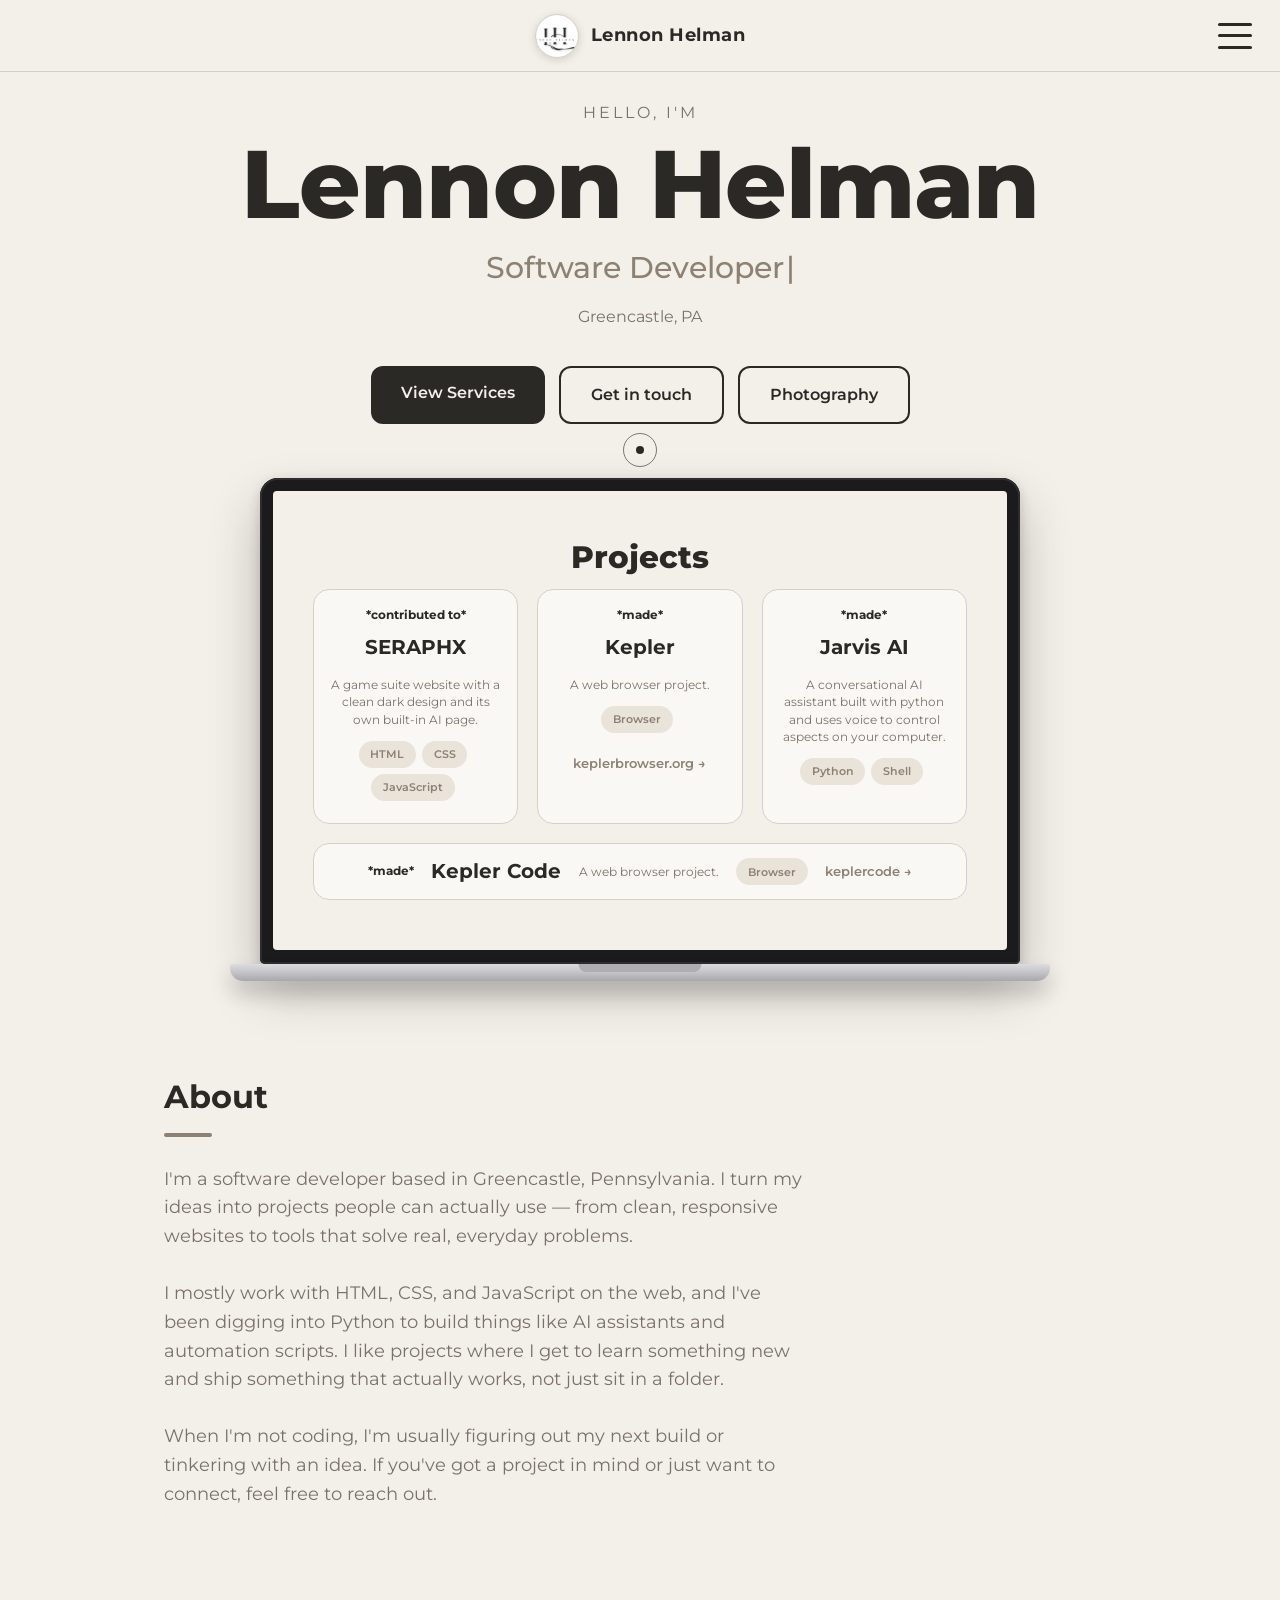
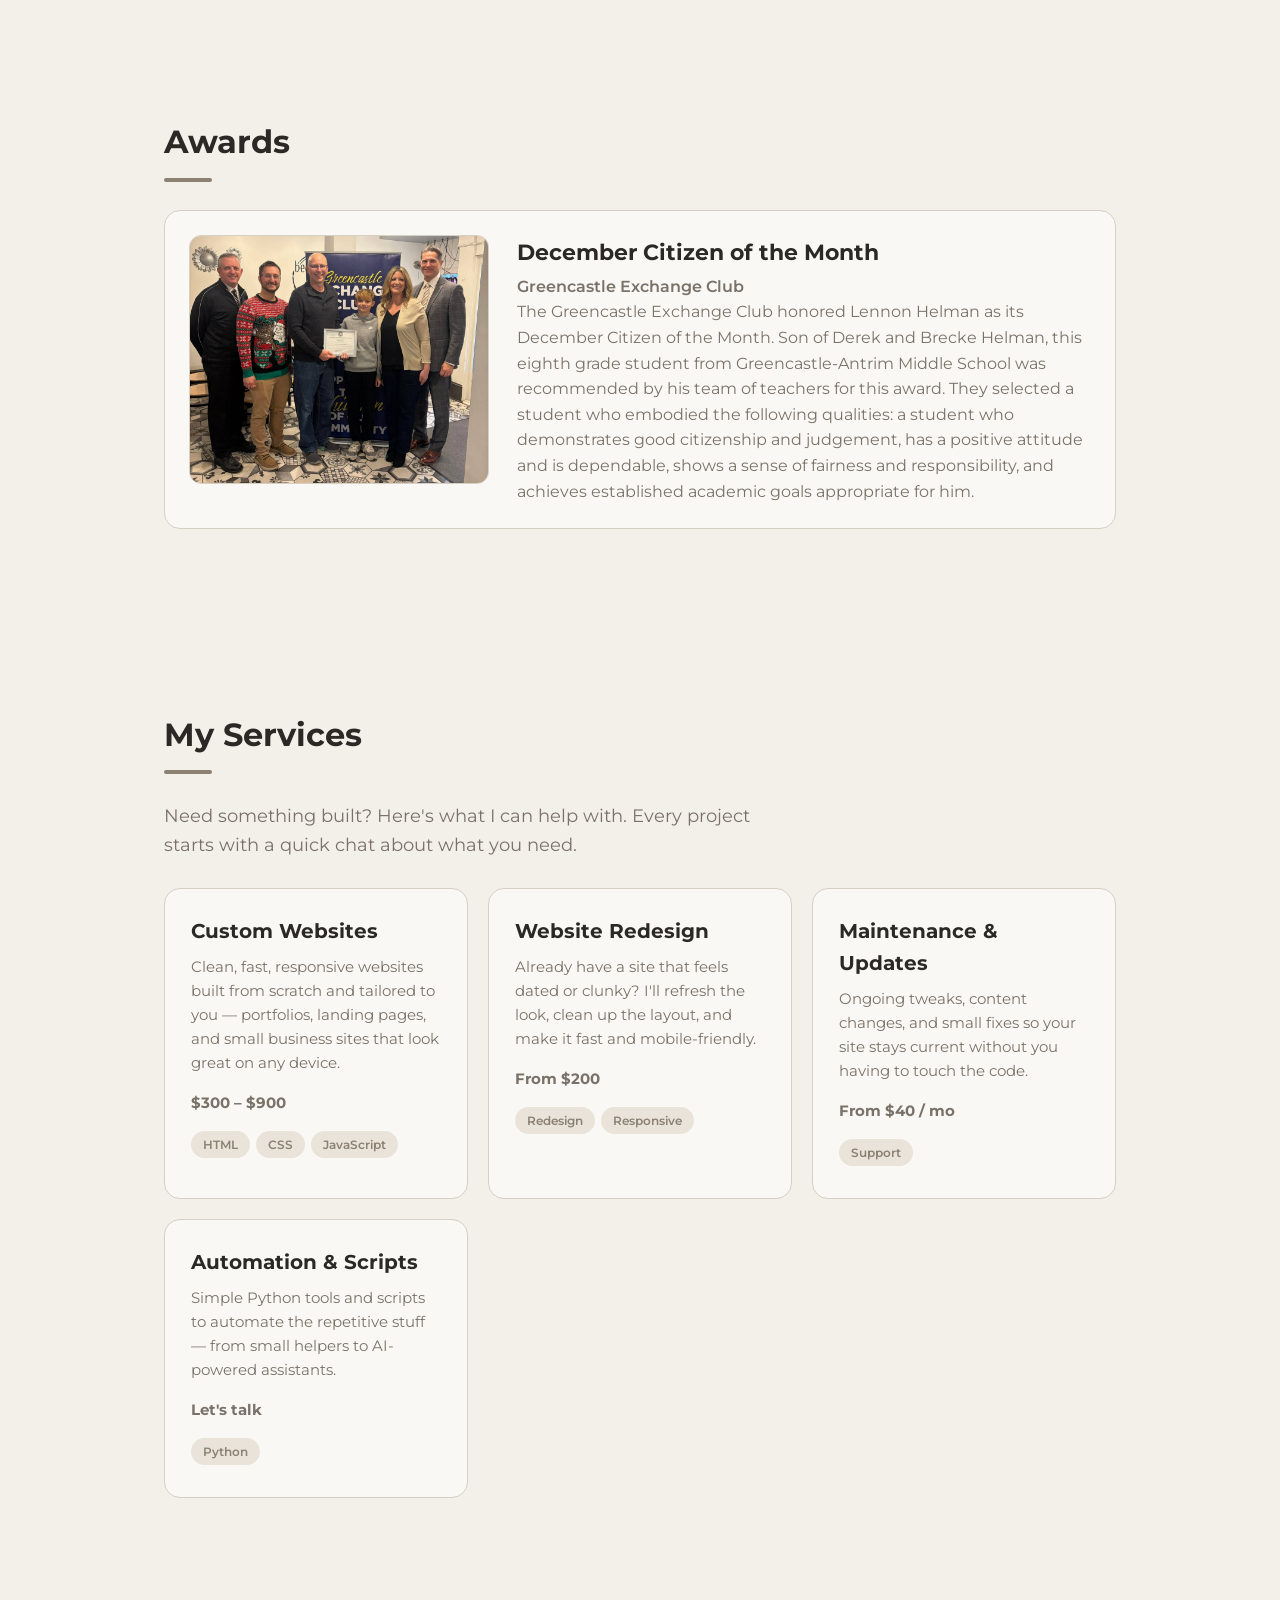
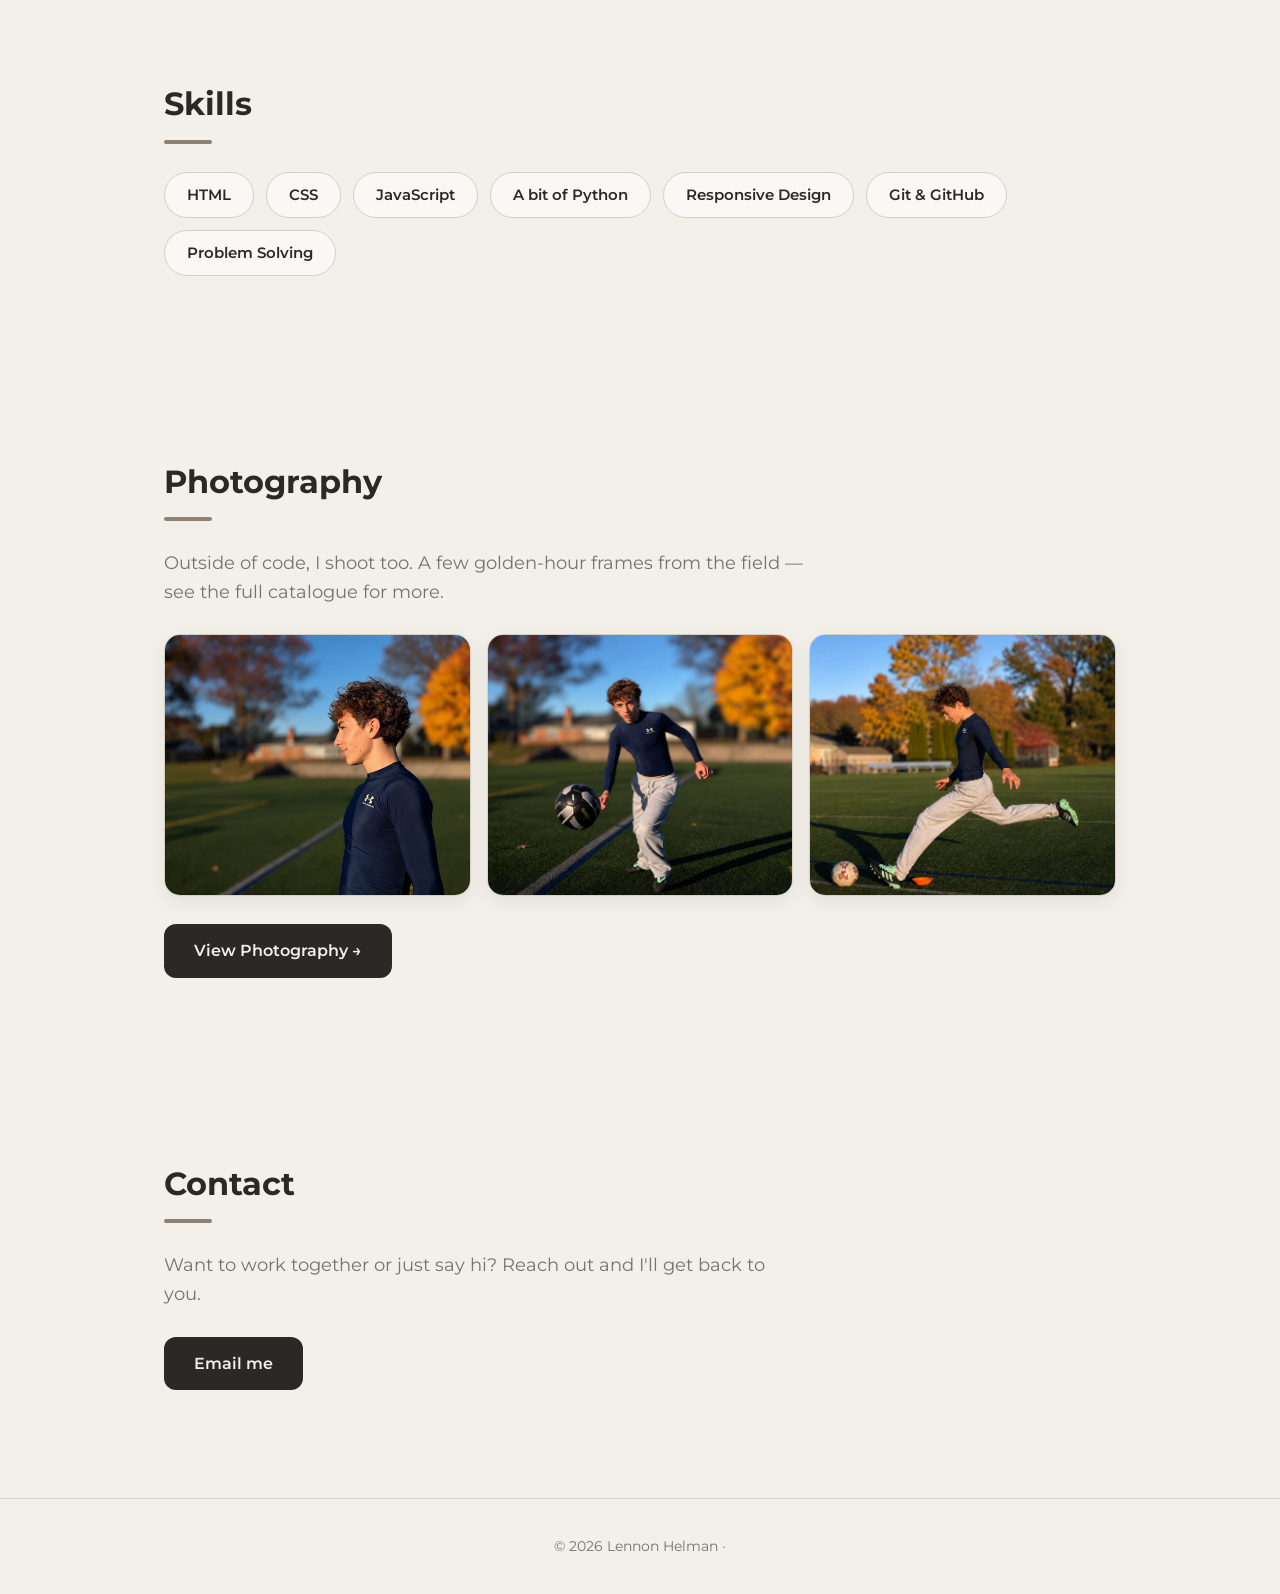
<file: index.html>
<!DOCTYPE html>
<html lang="en">
<head>
    <meta charset="UTF-8">
    <meta name="viewport" content="width=device-width, initial-scale=1.0">
    <title>Lennon Helman | Software Developer</title>
    <link rel="stylesheet" href="style.css?v=9">
</head>
<body>

    <nav>
        <a class="brand" href="#home">
            <img src="images/lh-logo.png" alt="LH logo">
            <span>Lennon Helman</span>
        </a>

        <button class="menu-btn" aria-label="Menu">
            <span></span>
            <span></span>
            <span></span>
        </button>
    </nav>

    <div class="menu">
        <a href="#home" data-link>Home</a>
        <a href="#about" data-link>About</a>
        <a href="#awards" data-link>Awards</a>
        <a href="#services" data-link>Services</a>
        <a href="#skills" data-link>Skills</a>
        <a href="#photography" data-link>Photography</a>
        <a href="#contact" data-link>Contact</a>
    </div>

    <header id="home" class="hero">
        <p class="eyebrow">Hello, I'm</p>
        <h1>Lennon Helman</h1>
        <h2><span id="typed">Software Developer</span><span class="cursor">|</span></h2>
        <p class="location">Greencastle, PA</p>
        <div class="hero-buttons">
            <a class="btn solid" href="#services">View Services</a>
            <a class="btn outline" href="#contact">Get in touch</a>
            <a class="btn outline" href="photography.html">Photography</a>
        </div>

        <div class="laptop-wrap">
            <div class="laptop">
                <div class="laptop-screen">
                    <div class="laptop-display">
                        <div class="screen-content">
                            <h3 class="screen-title">Projects</h3>
                            <div class="cards">
                                <div class="card">
                                    <h6>*contributed to*</h6>
                                    <h4>SERAPHX</h4>
                                    <p>A game suite website with a clean dark design and its own built-in AI page.</p>
                                    <span class="tag">HTML</span><span class="tag">CSS</span><span class="tag">JavaScript</span>
                                </div>
                                <div class="card">
                                    <h6>*made*</h6>
                                    <h4>Kepler</h4>
                                    <p>A web browser project.</p>
                                    <span class="tag">Browser</span>
                                    <a class="card-link" href="https://keplerbrowser.org/" target="_blank" rel="noopener">keplerbrowser.org &rarr;</a>
                                </div>
                                <div class="card">
                                    <h6>*made*</h6>
                                    <h4>Jarvis AI</h4>
                                    <p>A conversational AI assistant built with python and uses voice to control aspects on your computer.</p>
                                    <span class="tag">Python</span><span class="tag">Shell</span>
                                </div>
                                <div class="card">
                                    <h6>*made*</h6>
                                    <h4>Kepler Code</h4>
                                    <p>A web browser project.</p>
                                    <span class="tag">Browser</span>
                                    <a class="card-link" href="https://lenodrips-create.github.io/Kepler-code/" target="_blank" rel="noopener">keplercode &rarr;</a>
                                </div>
                            </div>
                        </div>
                    </div>
                </div>
                <div class="laptop-base"></div>
            </div>
        </div>
    </header>

    <section id="about" class="reveal">
        <h3 class="section-title">About</h3>
        <p class="about-text">
            I'm a software developer based in Greencastle, Pennsylvania. I turn my
            ideas into projects people can actually use &mdash; from clean,
            responsive websites to tools that solve real, everyday problems.
        </p>
        <p class="about-text">
            I mostly work with HTML, CSS, and JavaScript on the web, and I've been
            digging into Python to build things like AI assistants and automation
            scripts. I like projects where I get to learn something new and ship
            something that actually works, not just sit in a folder.
        </p>
        <p class="about-text">
            When I'm not coding, I'm usually figuring out my next build or tinkering
            with an idea. If you've got a project in mind or just want to connect,
            feel free to reach out.
        </p>
    </section>

    <section id="awards" class="reveal">
        <h3 class="section-title">Awards</h3>
        <div class="award">
            <img class="award-photo" src="images/award-citizen-of-the-month.jpg" alt="Lennon Helman receiving the Greencastle Exchange Club December Citizen of the Month award">
            <div class="award-body">
                <h4>December Citizen of the Month</h4>
                <p class="award-org">Greencastle Exchange Club</p>
                <p>
                    The Greencastle Exchange Club honored Lennon Helman as its December
                    Citizen of the Month. Son of Derek and Brecke Helman, this eighth grade
                    student from Greencastle-Antrim Middle School was recommended by his team
                    of teachers for this award. They selected a student who embodied the
                    following qualities: a student who demonstrates good citizenship and
                    judgement, has a positive attitude and is dependable, shows a sense of
                    fairness and responsibility, and achieves established academic goals
                    appropriate for him.
                </p>
            </div>
        </div>
    </section>

    <section id="services" class="reveal">
        <h3 class="section-title">My Services</h3>
        <p class="about-text">Need something built? Here's what I can help with. Every project starts with a quick chat about what you need.</p>
        <div class="cards">
            <div class="card">
                <h4>Custom Websites</h4>
                <p>Clean, fast, responsive websites built from scratch and tailored to you &mdash; portfolios, landing pages, and small business sites that look great on any device.</p>
                <p class="price">$300 &ndash; $900</p>
                <span class="tag">HTML</span><span class="tag">CSS</span><span class="tag">JavaScript</span>
            </div>
            <div class="card">
                <h4>Website Redesign</h4>
                <p>Already have a site that feels dated or clunky? I'll refresh the look, clean up the layout, and make it fast and mobile-friendly.</p>
                <p class="price">From $200</p>
                <span class="tag">Redesign</span><span class="tag">Responsive</span>
            </div>
            <div class="card">
                <h4>Maintenance &amp; Updates</h4>
                <p>Ongoing tweaks, content changes, and small fixes so your site stays current without you having to touch the code.</p>
                <p class="price">From $40 / mo</p>
                <span class="tag">Support</span>
            </div>
            <div class="card">
                <h4>Automation &amp; Scripts</h4>
                <p>Simple Python tools and scripts to automate the repetitive stuff &mdash; from small helpers to AI-powered assistants.</p>
                <p class="price">Let's talk</p>
                <span class="tag">Python</span>
            </div>
        </div>
    </section>

    <section id="skills" class="reveal">
        <h3 class="section-title">Skills</h3>
        <div class="skills">
            <span>HTML</span>
            <span>CSS</span>
            <span>JavaScript</span>
            <span>A bit of Python</span>
            <span>Responsive Design</span>
            <span>Git &amp; GitHub</span>
            <span>Problem Solving</span>
        </div>
    </section>

    <section id="photography" class="reveal">
        <h3 class="section-title">Photography</h3>
        <p class="about-text">Outside of code, I shoot too. A few golden-hour frames from the field &mdash; see the full catalogue for more.</p>
        <div class="photo-preview">
            <a href="photography.html"><img src="images/photography/1.webp" alt="Golden-hour profile on the field" loading="lazy"></a>
            <a href="photography.html"><img src="images/photography/2.webp" alt="Controlling the ball at sunset" loading="lazy"></a>
            <a href="photography.html"><img src="images/photography/3.webp" alt="Mid-stride before the strike" loading="lazy"></a>
        </div>
        <a class="btn solid" href="photography.html">View Photography &rarr;</a>
    </section>

    <section id="contact" class="reveal">
        <h3 class="section-title">Contact</h3>
        <p class="about-text">Want to work together or just say hi? Reach out and I'll get back to you.</p>
        <a class="btn solid" href="mailto:lenodrips@gmail.com">Email me</a>
        <p class="contact-email"><a href="mailto:lenodrips@gmail.com"></a></p>
    </section>

    <footer>
        <p>&copy; <span id="year">2026</span> Lennon Helman &middot; </p>
    </footer>

    <button class="to-top" aria-label="Back to top">&#8593;</button>

    <script src="script.js?v=7"></script>
    <script src="cursor.js?v=7"></script>
</body>
</html>
</file>
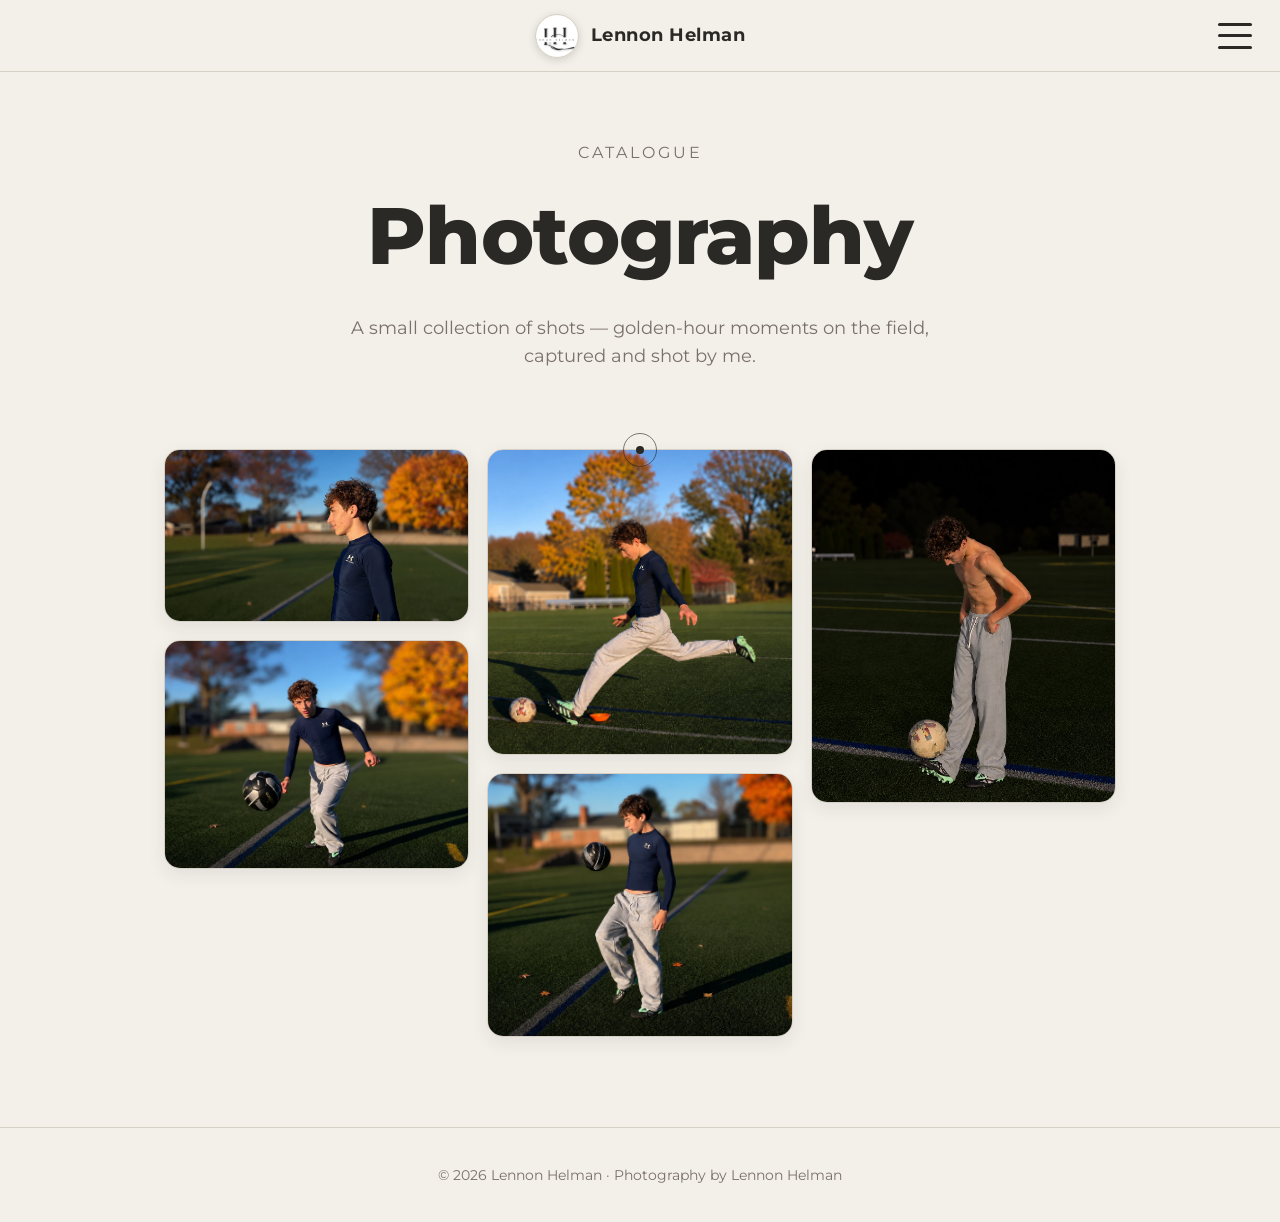
<file: photography.html>
<!DOCTYPE html>
<html lang="en">
<head>
    <meta charset="UTF-8">
    <meta name="viewport" content="width=device-width, initial-scale=1.0">
    <title>Photography | Lennon Helman</title>
    <link rel="stylesheet" href="style.css?v=7">
</head>
<body>

    <nav>
        <a class="brand" href="index.html#home">
            <img src="images/lh-logo.png" alt="LH logo">
            <span>Lennon Helman</span>
        </a>

        <button class="menu-btn" aria-label="Menu">
            <span></span>
            <span></span>
            <span></span>
        </button>
    </nav>

    <div class="menu">
        <a href="index.html#home">Home</a>
        <a href="index.html#about">About</a>
        <a href="index.html#services">Services</a>
        <a href="index.html#skills">Skills</a>
        <a href="photography.html" class="active">Photography</a>
        <a href="index.html#contact">Contact</a>
    </div>

    <header class="gallery-hero">
        <p class="eyebrow">Catalogue</p>
        <h1>Photography</h1>
        <p class="about-text" style="text-align:center;margin-left:auto;margin-right:auto;">
            A small collection of shots &mdash; golden-hour moments on the field,
            captured and shot by me.
        </p>
    </header>

    <section class="gallery-section">
        <div class="gallery">
            <figure class="shot"><img src="images/photography/1.webp" alt="Golden-hour profile on the field" loading="lazy"></figure>
            <figure class="shot"><img src="images/photography/2.webp" alt="Controlling the ball at sunset" loading="lazy"></figure>
            <figure class="shot"><img src="images/photography/3.webp" alt="Mid-stride before the strike" loading="lazy"></figure>
            <figure class="shot"><img src="images/photography/4.webp" alt="Juggling the ball on the turf" loading="lazy"></figure>
            <figure class="shot"><img src="images/photography/5.webp" alt="Dramatic low light with the ball underfoot" loading="lazy"></figure>
        </div>
    </section>

    <footer>
        <p>&copy; <span id="year">2026</span> Lennon Helman &middot; Photography by Lennon Helman</p>
    </footer>

    <button class="to-top" aria-label="Back to top">&#8593;</button>

    <script src="gallery.js?v=7"></script>
    <script src="cursor.js?v=7"></script>
</body>
</html>
</file>
<file: style.css>
@import url('https://fonts.googleapis.com/css2?family=Montserrat:wght@400;500;600;700;800&display=swap');

:root {
    --bg: #f3efe9;
    --surface: #e9e3da;
    --card: #faf8f4;
    --text: #2b2926;
    --muted: #7a7269;
    --accent: #8c8173;
    --line: #d6cfc4;
}

* {
    box-sizing: border-box;
}

/* ---------- CUSTOM CURSOR ---------- */
.cursor-dot,
.cursor-ring {
    position: fixed;
    top: 0;
    left: 0;
    border-radius: 50%;
    pointer-events: none;
    z-index: 9999;
    margin-left: calc(-1 * var(--s, 0px));
    margin-top: calc(-1 * var(--s, 0px));
    transition: opacity 0.2s ease;
}

.cursor-dot {
    width: 8px;
    height: 8px;
    margin-left: -4px;
    margin-top: -4px;
    background: var(--text);
}

.cursor-ring {
    width: 34px;
    height: 34px;
    margin-left: -17px;
    margin-top: -17px;
    border: 1.5px solid rgba(43, 41, 38, 0.6);
    transition: width 0.2s ease, height 0.2s ease, margin 0.2s ease, border-color 0.2s ease, opacity 0.2s ease;
}

.cursor-ring--hover {
    width: 54px;
    height: 54px;
    margin-left: -27px;
    margin-top: -27px;
    border-color: rgba(43, 41, 38, 0.9);
    background: rgba(43, 41, 38, 0.06);
}

/* hide the native cursor only when the custom one is active */
.custom-cursor,
.custom-cursor a,
.custom-cursor button,
.custom-cursor .menu-btn,
.custom-cursor .card,
.custom-cursor input,
.custom-cursor textarea {
    cursor: none;
}

html {
    scroll-behavior: smooth;
}

body {
    margin: 0;
    background: var(--bg);
    color: var(--text);
    font-family: 'Montserrat', sans-serif;
    line-height: 1.6;
}

/* ---------- NAV ---------- */
nav {
    position: fixed;
    top: 0;
    left: 0;
    width: 100%;
    height: 72px;
    padding: 0 28px;
    display: flex;
    align-items: center;
    justify-content: center;
    background: rgba(243, 239, 233, 0.8);
    backdrop-filter: blur(12px);
    border-bottom: 1px solid var(--line);
    z-index: 10;
}

.brand {
    display: flex;
    align-items: center;
    gap: 12px;
    color: var(--text);
    text-decoration: none;
    font-weight: 700;
    font-size: 18px;
    letter-spacing: 0.5px;
}

.brand img {
    width: 44px;
    height: 44px;
    border-radius: 50%;
    border: 1px solid var(--line);
    box-shadow: 0 2px 8px rgba(0, 0, 0, 0.15);
}

/* ---------- 3 BAR MENU ---------- */
.menu-btn {
    position: absolute;
    right: 28px;
    width: 34px;
    height: 26px;
    background: none;
    border: none;
    padding: 0;
    cursor: pointer;
    display: flex;
    flex-direction: column;
    justify-content: space-between;
    z-index: 12;
}

.menu-btn span {
    display: block;
    width: 100%;
    height: 3px;
    background: var(--text);
    border-radius: 3px;
    transition: transform 0.35s ease, opacity 0.25s ease;
}

.menu-btn.open span:nth-child(1) {
    transform: translateY(11.5px) rotate(45deg);
}
.menu-btn.open span:nth-child(2) {
    opacity: 0;
    transform: scaleX(0);
}
.menu-btn.open span:nth-child(3) {
    transform: translateY(-11.5px) rotate(-45deg);
}

.menu {
    position: fixed;
    top: 72px;
    right: 0;
    width: 280px;
    height: calc(100% - 72px);
    background: rgba(250, 248, 244, 0.97);
    backdrop-filter: blur(12px);
    border-left: 1px solid var(--line);
    display: flex;
    flex-direction: column;
    padding-top: 12px;
    transform: translateX(100%);
    transition: transform 0.4s ease;
    z-index: 9;
}

.menu.open {
    transform: translateX(0);
}

.menu a {
    color: var(--text);
    text-decoration: none;
    font-size: 18px;
    font-weight: 600;
    padding: 18px 32px;
    transition: background 0.2s ease, padding-left 0.2s ease;
}

.menu a:hover {
    background: var(--surface);
    padding-left: 40px;
}

/* ---------- HERO ---------- */
.hero {
    min-height: 100vh;
    display: flex;
    flex-direction: column;
    align-items: center;
    justify-content: center;
    text-align: center;
    padding: 100px 24px 60px;
}

.eyebrow {
    margin: 0;
    color: var(--muted);
    font-size: 16px;
    letter-spacing: 3px;
    text-transform: uppercase;
}

.hero h1 {
    margin: 8px 0 0;
    font-size: clamp(44px, 9vw, 96px);
    font-weight: 800;
    letter-spacing: -1px;
    line-height: 1.05;
}

.hero h2 {
    margin: 10px 0 0;
    font-size: clamp(20px, 3vw, 30px);
    font-weight: 500;
    color: var(--accent);
}

.location {
    margin: 12px 0 0;
    color: var(--muted);
    font-size: 16px;
}

.hero-buttons {
    margin-top: 36px;
    display: flex;
    gap: 14px;
    flex-wrap: wrap;
    justify-content: center;
}

/* ---------- HERO LAPTOP ---------- */
.laptop-wrap {
    width: 100%;
    margin-top: 54px;
    display: flex;
    justify-content: center;
}

.laptop {
    width: min(760px, 92vw);
}

/* lid / screen */
.laptop-screen {
    position: relative;
    background: #1b1b1d;
    border-radius: 18px 18px 5px 5px;
    padding: 13px 13px 15px;
    box-shadow:
        0 26px 50px rgba(43, 41, 38, 0.28),
        0 4px 12px rgba(43, 41, 38, 0.18),
        inset 0 0 0 2px #2d2d2f;
}

.laptop-display {
    position: relative;
    aspect-ratio: 16 / 10;
    border-radius: 4px;
    overflow: hidden;
    background: var(--bg);
    container-type: inline-size;
}

/* live page content shown on the screen, sized in container units so it
   scales proportionally with the laptop and stays fully interactive */
.screen-content {
    position: absolute;
    inset: 0;
    padding: 3.5cqw 5.5cqw;
    display: flex;
    flex-direction: column;
    justify-content: center;
    overflow: hidden;
}

.screen-title {
    margin: 0 0 2cqw;
    font-size: 4.2cqw;
    font-weight: 800;
    line-height: 1.1;
    color: var(--text);
}

.screen-content .cards {
    grid-template-columns: repeat(3, 1fr);
    gap: 2.6cqw;
}

.screen-content .card {
    padding: 2.2cqw;
    border-radius: 2.2cqw;
}

/* long card spanning the full width under the three above, laid out in a row */
.screen-content .card:last-child {
    grid-column: 1 / -1;
    padding: 1.6cqw 3cqw;
    display: flex;
    align-items: center;
    justify-content: center;
    gap: 2.4cqw;
}

.screen-content .card:last-child h6,
.screen-content .card:last-child h4,
.screen-content .card:last-child p,
.screen-content .card:last-child .tag,
.screen-content .card:last-child .card-link {
    margin: 0;
}

.screen-content .card h6 {
    font-size: 1.6cqw;
    margin: 0 0 1cqw;
}

.screen-content .card h4 {
    font-size: 2.7cqw;
    margin: 0 0 1.6cqw;
}

.screen-content .card p {
    font-size: 1.7cqw;
    line-height: 1.4;
    margin: 0 0 1.6cqw;
}

.screen-content .tag {
    font-size: 1.55cqw;
    padding: 0.6cqw 1.6cqw;
    margin: 0 0.8cqw 0.8cqw 0;
    border-radius: 3cqw;
}

.screen-content .card-link {
    font-size: 1.8cqw;
    margin-top: 2cqw;
}

/* base / hinge */
.laptop-base {
    position: relative;
    width: 108%;
    height: 17px;
    margin: 0 auto;
    margin-left: -4%;
    background: linear-gradient(180deg, #dcdce0 0%, #c0c0c5 55%, #a7a7ac 100%);
    border-radius: 2px 2px 13px 13px;
    box-shadow: 0 12px 20px rgba(43, 41, 38, 0.22);
}

.laptop-base::before {
    content: "";
    position: absolute;
    top: 0;
    left: 50%;
    transform: translateX(-50%);
    width: 15%;
    height: 8px;
    background: #aeaeb2;
    border-radius: 0 0 9px 9px;
}

/* ---------- BUTTONS ---------- */
.btn {
    display: inline-block;
    padding: 14px 30px;
    border-radius: 12px;
    font-family: inherit;
    font-size: 16px;
    font-weight: 600;
    text-decoration: none;
    transition: transform 0.2s ease, background 0.2s ease, color 0.2s ease;
}

.btn:hover {
    transform: translateY(-2px);
}

.btn.solid {
    background: var(--text);
    color: var(--bg);
}

.btn.solid:hover {
    background: var(--accent);
}

.btn.outline {
    border: 2px solid var(--text);
    color: var(--text);
}

.btn.outline:hover {
    background: var(--text);
    color: var(--bg);
}

/* ---------- SECTIONS ---------- */
section {
    max-width: 1000px;
    margin: 0 auto;
    padding: 90px 24px;
}

/* tighten the gap between the hero and the first section */
#about {
    padding-top: 30px;
}

.section-title {
    margin: 0 0 28px;
    font-size: 32px;
    font-weight: 700;
}

.section-title::after {
    content: '';
    display: block;
    width: 48px;
    height: 4px;
    margin-top: 10px;
    background: var(--accent);
    border-radius: 4px;
}

.about-text {
    max-width: 640px;
    margin: 0 0 28px;
    font-size: 18px;
    color: var(--muted);
}

/* ---------- PROJECT CARDS ---------- */
.cards {
    display: grid;
    grid-template-columns: repeat(auto-fit, minmax(230px, 1fr));
    gap: 20px;
}

.card {
    background: var(--card);
    border: 1px solid var(--line);
    border-radius: 16px;
    padding: 26px;
    transition: transform 0.25s ease, box-shadow 0.25s ease;
}

.card:hover {
    transform: translateY(-5px);
    box-shadow: 0 12px 28px rgba(43, 41, 38, 0.12);
}

.card h4 {
    margin: 0 0 8px;
    font-size: 20px;
}

.card h4 a {
    color: inherit;
    text-decoration: none;
    transition: color 0.2s ease;
}

.card h4 a:hover {
    color: var(--accent);
}

.card p {
    margin: 0 0 16px;
    color: var(--muted);
    font-size: 15px;
}

.contact-email {
    margin: 18px 0 0;
    font-size: 16px;
    color: var(--muted);
}

.contact-email a {
    color: var(--muted);
    text-decoration: none;
    transition: color 0.2s ease;
}

.contact-email a:hover {
    color: var(--accent);
}

.card-link {
    display: block;
    margin-top: 14px;
    font-size: 14px;
    font-weight: 600;
    color: var(--accent);
    text-decoration: none;
    transition: opacity 0.2s ease;
}

.card-link:hover {
    opacity: 0.7;
}

.price {
    margin: 0 0 14px;
    font-size: 20px;
    font-weight: 700;
    color: var(--accent);
}

.tag {
    display: inline-block;
    margin: 0 6px 6px 0;
    padding: 4px 12px;
    background: var(--surface);
    color: var(--accent);
    border-radius: 20px;
    font-size: 12px;
    font-weight: 600;
}

/* ---------- SKILLS ---------- */
.skills {
    display: flex;
    flex-wrap: wrap;
    gap: 12px;
}

.skills span {
    padding: 10px 22px;
    background: var(--card);
    border: 1px solid var(--line);
    border-radius: 30px;
    font-weight: 600;
    font-size: 15px;
}

/* ---------- FOOTER ---------- */
footer {
    text-align: center;
    padding: 36px 24px;
    color: var(--muted);
    font-size: 14px;
    border-top: 1px solid var(--line);
}

footer p {
    margin: 0;
}

@media (max-width: 600px) {
    .brand span {
        display: none;
    }
    .menu {
        width: 100%;
    }
}

/* ---------- JS EXTRAS ---------- */
.cursor {
    margin-left: 2px;
    color: var(--accent);
    animation: blink 1s steps(1) infinite;
}

@keyframes blink {
    50% { opacity: 0; }
}

.reveal {
    opacity: 0;
    transform: translateY(30px);
    transition: opacity 0.7s ease, transform 0.7s ease;
}

.reveal.visible {
    opacity: 1;
    transform: none;
}

.menu a.active {
    background: var(--surface);
    border-left: 4px solid var(--accent);
}

nav.scrolled {
    box-shadow: 0 4px 18px rgba(43, 41, 38, 0.1);
}

.to-top {
    position: fixed;
    right: 24px;
    bottom: 24px;
    width: 46px;
    height: 46px;
    border: none;
    border-radius: 50%;
    background: var(--text);
    color: var(--bg);
    font-size: 20px;
    cursor: pointer;
    opacity: 0;
    pointer-events: none;
    transform: translateY(10px);
    transition: opacity 0.3s ease, transform 0.3s ease, background 0.2s ease;
    z-index: 8;
}

.to-top.show {
    opacity: 1;
    pointer-events: auto;
    transform: none;
}

.to-top:hover {
    background: var(--accent);
}

/* ---------- PHOTOGRAPHY GALLERY ---------- */
.gallery-hero {
    padding: 140px 24px 20px;
    text-align: center;
}

.gallery-hero .eyebrow {
    margin-bottom: 6px;
}

.gallery-hero h1 {
    margin: 0 0 14px;
    font-size: clamp(40px, 8vw, 80px);
    font-weight: 800;
    letter-spacing: -1px;
}

.gallery-section {
    padding-top: 30px;
    padding-bottom: 90px;
}

.gallery {
    columns: 3 300px;
    column-gap: 18px;
}

.shot {
    margin: 0 0 18px;
    break-inside: avoid;
    border-radius: 16px;
    overflow: hidden;
    border: 1px solid var(--line);
    background: var(--card);
    box-shadow: 0 6px 18px rgba(43, 41, 38, 0.08);
    transition: transform 0.25s ease, box-shadow 0.25s ease;
}

.shot:hover {
    transform: translateY(-4px);
    box-shadow: 0 14px 30px rgba(43, 41, 38, 0.16);
}

.shot img {
    display: block;
    width: 100%;
    height: auto;
    cursor: pointer;
}

/* ---------- AWARDS ---------- */
.award {
    display: flex;
    gap: 28px;
    align-items: flex-start;
    flex-wrap: wrap;
    background: var(--card);
    border: 1px solid var(--line);
    border-radius: 16px;
    padding: 24px;
}

.award-photo {
    width: 300px;
    max-width: 100%;
    height: auto;
    border-radius: 12px;
    border: 1px solid var(--line);
    flex-shrink: 0;
}

.award-body {
    flex: 1;
    min-width: 260px;
}

.award-body h4 {
    margin: 0 0 4px;
    font-size: 22px;
}

.award-org {
    margin: 0 0 14px;
    font-weight: 600;
    color: var(--accent);
    font-size: 15px;
}

.award-body p {
    margin: 0;
    color: var(--muted);
    font-size: 16px;
}

/* ---------- HOME PHOTO PREVIEW ---------- */
.photo-preview {
    display: grid;
    grid-template-columns: repeat(auto-fit, minmax(220px, 1fr));
    gap: 16px;
    margin-bottom: 28px;
}

.photo-preview a {
    display: block;
    border-radius: 16px;
    overflow: hidden;
    border: 1px solid var(--line);
    background: var(--card);
    box-shadow: 0 6px 18px rgba(43, 41, 38, 0.08);
    transition: transform 0.25s ease, box-shadow 0.25s ease;
}

.photo-preview a:hover {
    transform: translateY(-4px);
    box-shadow: 0 14px 30px rgba(43, 41, 38, 0.16);
}

.photo-preview img {
    display: block;
    width: 100%;
    height: 260px;
    object-fit: cover;
}

/* ---------- LIGHTBOX ---------- */
.lightbox {
    position: fixed;
    inset: 0;
    display: flex;
    align-items: center;
    justify-content: center;
    padding: 24px;
    background: rgba(27, 27, 29, 0.88);
    backdrop-filter: blur(6px);
    opacity: 0;
    pointer-events: none;
    transition: opacity 0.3s ease;
    z-index: 9998;
    cursor: zoom-out;
}

.lightbox.open {
    opacity: 1;
    pointer-events: auto;
}

.lightbox img {
    max-width: min(1100px, 94vw);
    max-height: 90vh;
    border-radius: 12px;
    box-shadow: 0 24px 60px rgba(0, 0, 0, 0.5);
}
</file>
